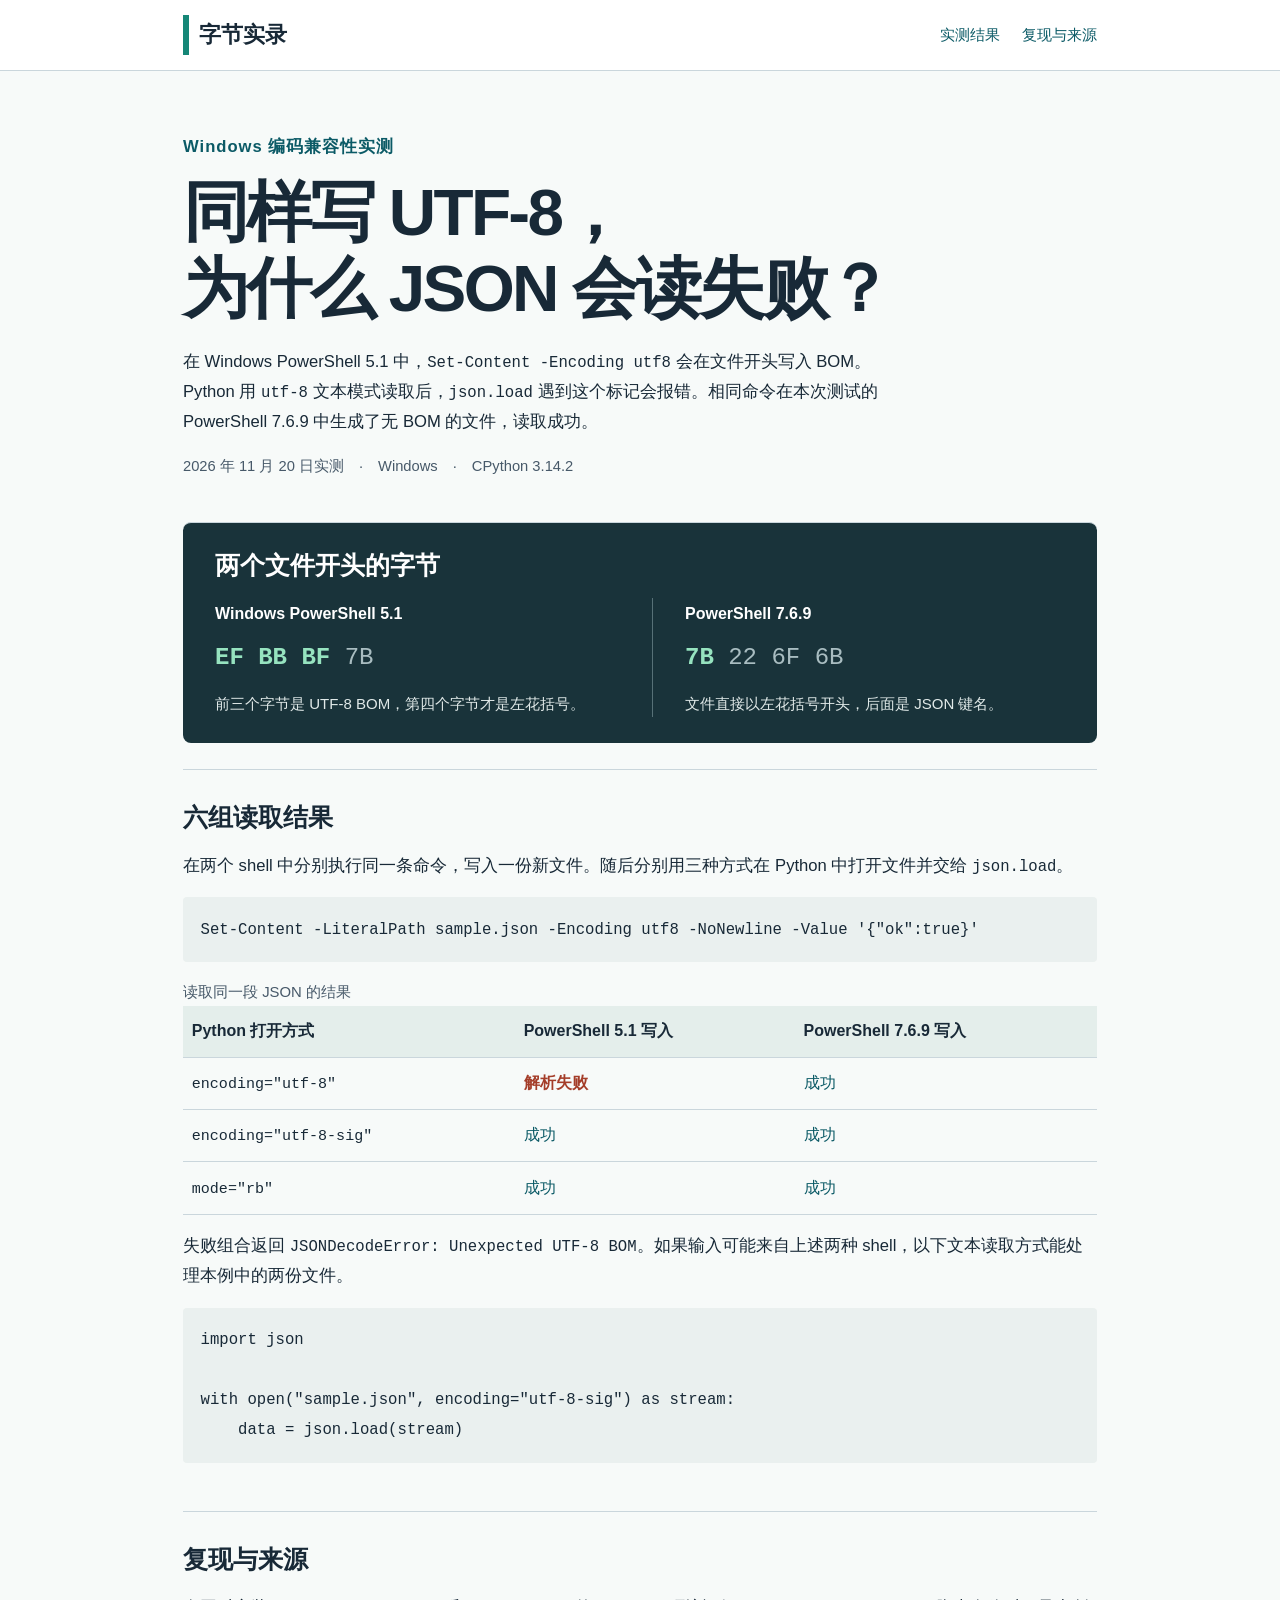
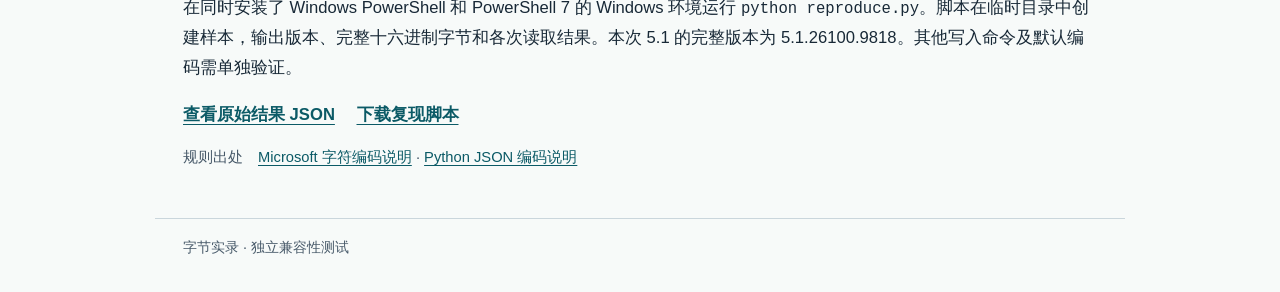
<file: index.html>
<!doctype html>
<html lang="zh-CN"><head>
<meta charset="utf-8"><meta name="viewport" content="width=device-width,initial-scale=1">
<title>PowerShell 写入 JSON 后，Python 为什么报 Unexpected UTF-8 BOM？｜字节实录</title>
<meta name="description" content="2026 年 11 月 20 日实测：Windows PowerShell 5.1 用 Set-Content -Encoding utf8 写入的 JSON 样本，文件头前四字节为 EF BB BF 7B。另附 PowerShell 7.6.9 对照、Python 3.14.2 的六组读取结果和复现脚本。">
<link rel="stylesheet" href="style.css"></head>
<body><header><div class="bar"><a class="brand" href="#top">字节实录</a><nav aria-label="页内导航"><a href="#results">实测结果</a><a href="#reproduce">复现与来源</a></nav></div></header>
<main id="top"><div class="intro"><p class="topic">Windows 编码兼容性实测</p>
<h1>同样写 UTF-8，<br>为什么 JSON 会读失败？</h1>
<p class="summary">在 Windows PowerShell 5.1 中，<code>Set-Content -Encoding utf8</code> 会在文件开头写入 BOM。Python 用 <code>utf-8</code> 文本模式读取后，<code>json.load</code> 遇到这个标记会报错。相同命令在本次测试的 PowerShell 7.6.9 中生成了无 BOM 的文件，读取成功。</p>
<p class="meta">2026 年 11 月 20 日实测　·　Windows　·　CPython 3.14.2</p></div>
<section class="bytes" aria-labelledby="bytes-title"><h2 id="bytes-title">两个文件开头的字节</h2>
<div class="bytegrid"><article><h3>Windows PowerShell 5.1</h3><p class="hex"><strong>EF BB BF</strong> <span>7B</span></p><p>前三个字节是 UTF-8 BOM，第四个字节才是左花括号。</p></article>
<article><h3>PowerShell 7.6.9</h3><p class="hex"><strong>7B</strong> <span>22 6F 6B</span></p><p>文件直接以左花括号开头，后面是 JSON 键名。</p></article></div></section>
<section id="results"><h2>六组读取结果</h2>
<p>在两个 shell 中分别执行同一条命令，写入一份新文件。随后分别用三种方式在 Python 中打开文件并交给 <code>json.load</code>。</p>
<pre><code>Set-Content -LiteralPath sample.json -Encoding utf8 -NoNewline -Value '{"ok":true}'</code></pre>
<table><caption>读取同一段 JSON 的结果</caption><thead><tr><th scope="col">Python 打开方式</th><th scope="col">PowerShell 5.1 写入</th><th scope="col">PowerShell 7.6.9 写入</th></tr></thead>
<tbody><tr><th scope="row"><code>encoding="utf-8"</code></th><td class="fail">解析失败</td><td>成功</td></tr><tr><th scope="row"><code>encoding="utf-8-sig"</code></th><td>成功</td><td>成功</td></tr><tr><th scope="row"><code>mode="rb"</code></th><td>成功</td><td>成功</td></tr></tbody></table>
<p>失败组合返回 <code>JSONDecodeError: Unexpected UTF-8 BOM</code>。如果输入可能来自上述两种 shell，以下文本读取方式能处理本例中的两份文件。</p>
<pre><code>import json

with open("sample.json", encoding="utf-8-sig") as stream:
    data = json.load(stream)</code></pre></section>
<section id="reproduce"><h2>复现与来源</h2><p>在同时安装了 Windows PowerShell 和 PowerShell 7 的 Windows 环境运行 <code>python reproduce.py</code>。脚本在临时目录中创建样本，输出版本、完整十六进制字节和各次读取结果。本次 5.1 的完整版本为 5.1.26100.9818。其他写入命令及默认编码需单独验证。</p>
<div class="downloads"><a href="measurements.json">查看原始结果 JSON</a><a href="reproduce.py" download>下载复现脚本</a></div>
<p class="refs">规则出处　<a href="https://learn.microsoft.com/en-us/powershell/module/microsoft.powershell.core/about/about_character_encoding">Microsoft 字符编码说明</a> · <a href="https://docs.python.org/3/library/json.html#character-encodings">Python JSON 编码说明</a></p>
</section></main><footer>字节实录 · 独立兼容性测试</footer></body></html>
</file>
<file: style.css>
:root{--ink:#182937;--muted:#475969;--line:#cad6dc;--accent:#0b5a66}*{box-sizing:border-box}html{scroll-behavior:smooth}body{margin:0;background:#f7faf9;color:var(--ink);font:1.04rem/1.8 "Source Sans 3","Microsoft YaHei",sans-serif}header{background:white;border-bottom:1px solid var(--line)}.bar,main,footer{max-width:970px;margin:auto;padding:0 28px}.bar{display:flex;align-items:center;justify-content:space-between;min-height:70px;gap:1rem}.brand{font-size:1.4rem;font-weight:800;text-decoration:none;color:var(--ink);border-left:6px solid #158777;padding-left:.65rem}nav,.downloads{display:flex;gap:1.35rem;align-items:center}a{color:var(--accent);text-underline-offset:.23em}nav a{font-size:.94rem;text-decoration:none}a:hover{text-decoration:underline}a:focus-visible{outline:3px solid #c98016;outline-offset:4px}.intro{padding:3.8rem 0 1.75rem}.topic{color:var(--accent);font-weight:700;letter-spacing:.06em;margin:0}h1{font:700 clamp(2.2rem,5.2vw,4.1rem)/1.16 "Source Sans 3","Microsoft YaHei",sans-serif;letter-spacing:-.04em;margin:.8rem 0 1.25rem}h2{font-size:1.55rem;line-height:1.3;margin:0 0 1rem}.summary{max-width:76ch}.meta,.refs{font-size:.92rem;color:var(--muted)}section{padding:2rem 0;border-top:1px solid var(--line)}.bytes{background:#19333a;color:white;padding:1.65rem 2rem;border-radius:8px;margin-bottom:1.6rem}.bytegrid{display:grid;grid-template-columns:1fr 1fr;gap:1.5rem}.bytegrid article+article{border-left:1px solid #577177;padding-left:2rem}.bytegrid h3{font-size:1rem;margin:.1rem 0}.hex{font:1.5rem/1.4 Consolas,monospace;margin:.8rem 0}.hex strong{color:#96e3bf}.hex span{color:#a9bdc1}.bytegrid article p:last-child{font-size:.94rem;color:#e0e9e8;margin-bottom:0}code{font: .94em/1.6 Consolas,monospace;overflow-wrap:anywhere}pre{padding:1.1rem;background:#eaf0ef;border-radius:4px;overflow:auto}pre code{overflow-wrap:normal}table{width:100%;border-collapse:collapse;text-align:left;font-size:1rem}caption{text-align:left;color:var(--muted);font-size:.93rem}td,th{padding:.7rem .55rem;border-bottom:1px solid var(--line)}thead{background:#e4eeeb}td{color:var(--accent)}.fail{color:#a43d29;font-weight:700}.downloads{flex-wrap:wrap}.downloads a{font-weight:700}footer{border-top:1px solid var(--line);color:var(--muted);font-size:.9rem;padding-top:1rem;padding-bottom:2rem}@media(max-width:600px){.bar,main,footer{padding-left:16px;padding-right:16px}nav{gap:.65rem}.intro{padding-top:2.4rem}.bytes{padding:1.1rem}.bytegrid{grid-template-columns:1fr}.bytegrid article+article{border-left:0;border-top:1px solid #577177;padding:1rem 0 0}td,th{padding:.5rem .3rem;font-size:.88rem}}
</file>
